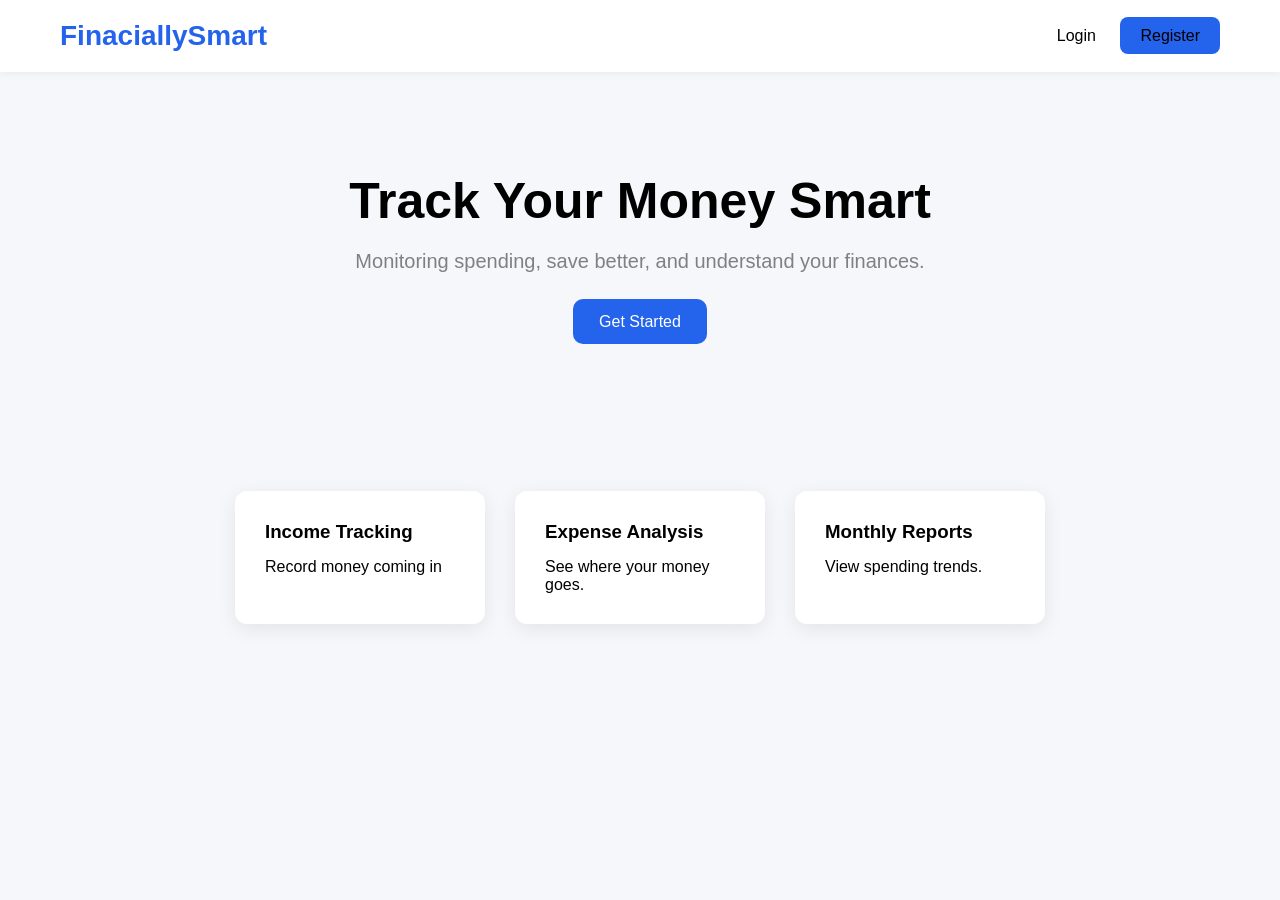
<file: index.html>
<!DOCTYPE html>
<html>

<head>

<meta charset="UTF-8">
<meta
name="viewport"
content="width=device-width, initial-scale=1.0">

<title>FinaciallySmart</title>
<link rel="stylesheet" href="css/style.css">

</head>

<body>

    <nav class="navbar">

        <h1 class="logo">FinaciallySmart</h1>

        <div>

            <a href="pages/login.html">Login</a>
            <a class="btn" href="pages/register.html">Register</a>

        </div>

    </nav>

    <section class="hero">

        <h2>Track Your Money Smart</h2>

        <p>
            Monitoring spending, save better, and understand your finances.
        </p>

        <a class="start-btn" href="pages/register.html">Get Started</a>

    </section>

    <section class="features">

        <div class="card">

            <h3>Income Tracking</h3>

            <p>Record money coming in</p>

        </div>

        <div class="card">

            <h3>Expense Analysis</h3>

            <p>See where your money goes.</p>

        </div>

        <div class="card">

            <h3>Monthly Reports</h3>

            <p>View spending trends.</p>

        </div>
    </section>

    <script src="js/app.js"></script>

</body>
</html>
</file>
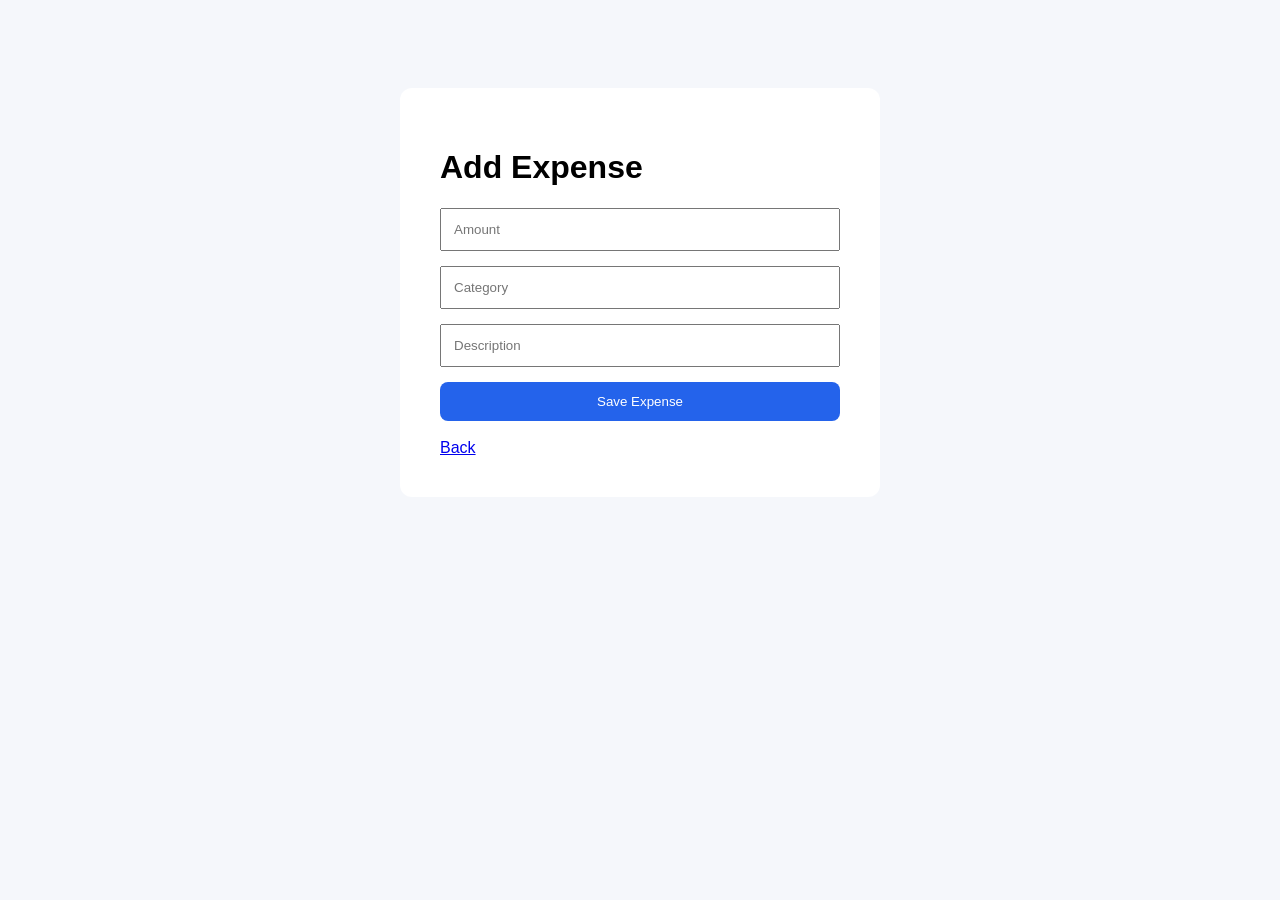
<file: pages/add-expenses.html>
<!DOCTYPE html>
<html>

<head>

    <title>Add Expense</title>
    <link rel="stylesheet" href="../css/forms.css">
</head>

<body>

    <div class="container">

        <h1>Add Expense</h1>

        <form id="expenseForm">

            <input id="amount" type="number" placeholder="Amount" required>
            <input id="category" type="text" placeholder="Category" required>
            <input id="description" type="text" placeholder="Description" required>
            <button>Save Expense</button>

        </form>

        <br>

        <a href="dashboard.html">Back</a>

    </div>

    <script src="../js/expenses.js"></script>
    
</body>
</html>
</file>
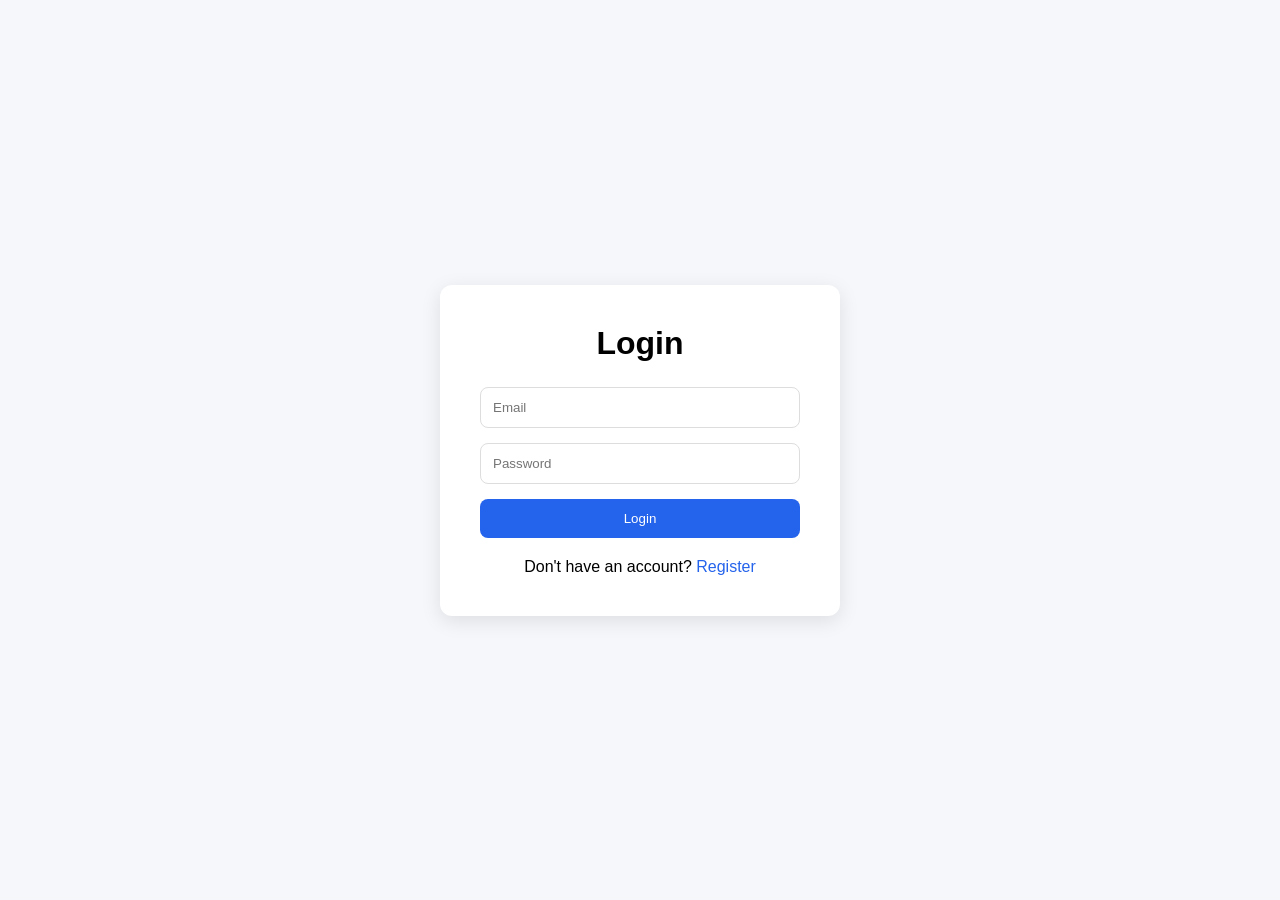
<file: pages/dashboard.html>
<!DOCTYPE html>
<html>
<head>

    <meta charset="UTF-8">
    <meta name="viewport" content="width=device-width, initial-scale=1.0">

    <title>Dashboard</title>
    <link rel="stylesheet" href="../css/dashboard.css">

</head>

<body>
    
    <h1>Dashboard</h1>

    <p id="userName"></p>

    <div class="summary">

        <h2>Total Spent: <span id="total">R0</span></h2>
        
    </div>

    <a href="add-expenses.html">
        <button>Add Expense</button>
    </a>

    <h2>Expenses</h2>

    <div id="expenseList"></div>

    <br>

    <button id="logout">Logout</button>

    <script src="../js/dashboard.js"></script>
    
</body>
</html>
</file>
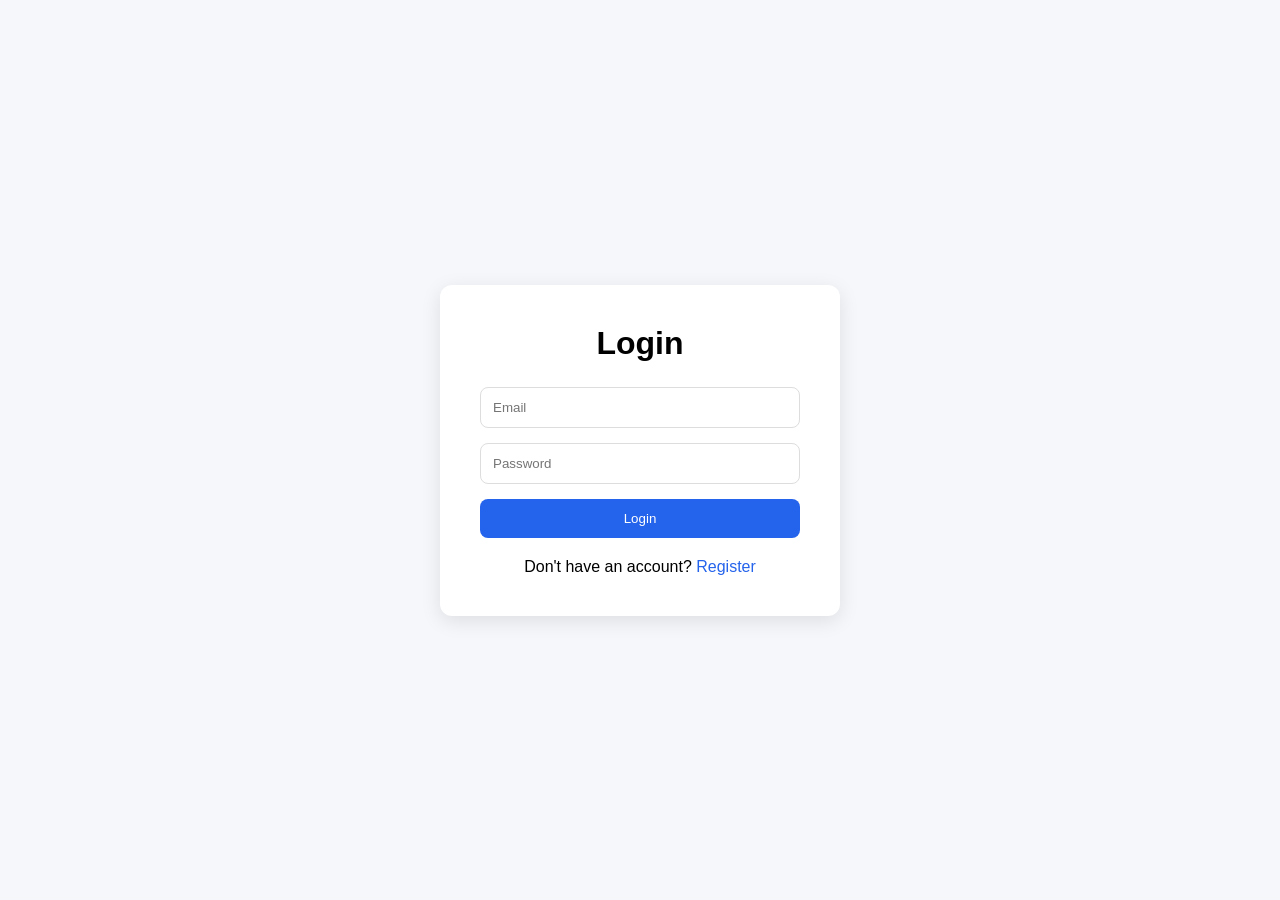
<file: pages/login.html>
<!DOCTYPE html>
<html>

<head>

    <meta charset="UTF-8">
    <meta name="viewport" content="width=device-width, initial-scale=1.0">

    <title>Login</title>

    <link rel="stylesheet" href="../css/auth.css">

</head>

<body>

    <div class="auth-container">

        <h1>Login</h1>

        <form id="loginForm">

            <input id="loginEmail" type="email" placeholder="Email" required>
            <input id="loginPassword" type="password" placeholder="Password" required>
            <button type="submit" href="login.html">Login</button>

        </form>

        <p>Don't have an account?
            <a href="register.html">Register</a>
        </p>

    </div>

    <script src="../js/auth.js"></script>

</body>
</html>
</file>
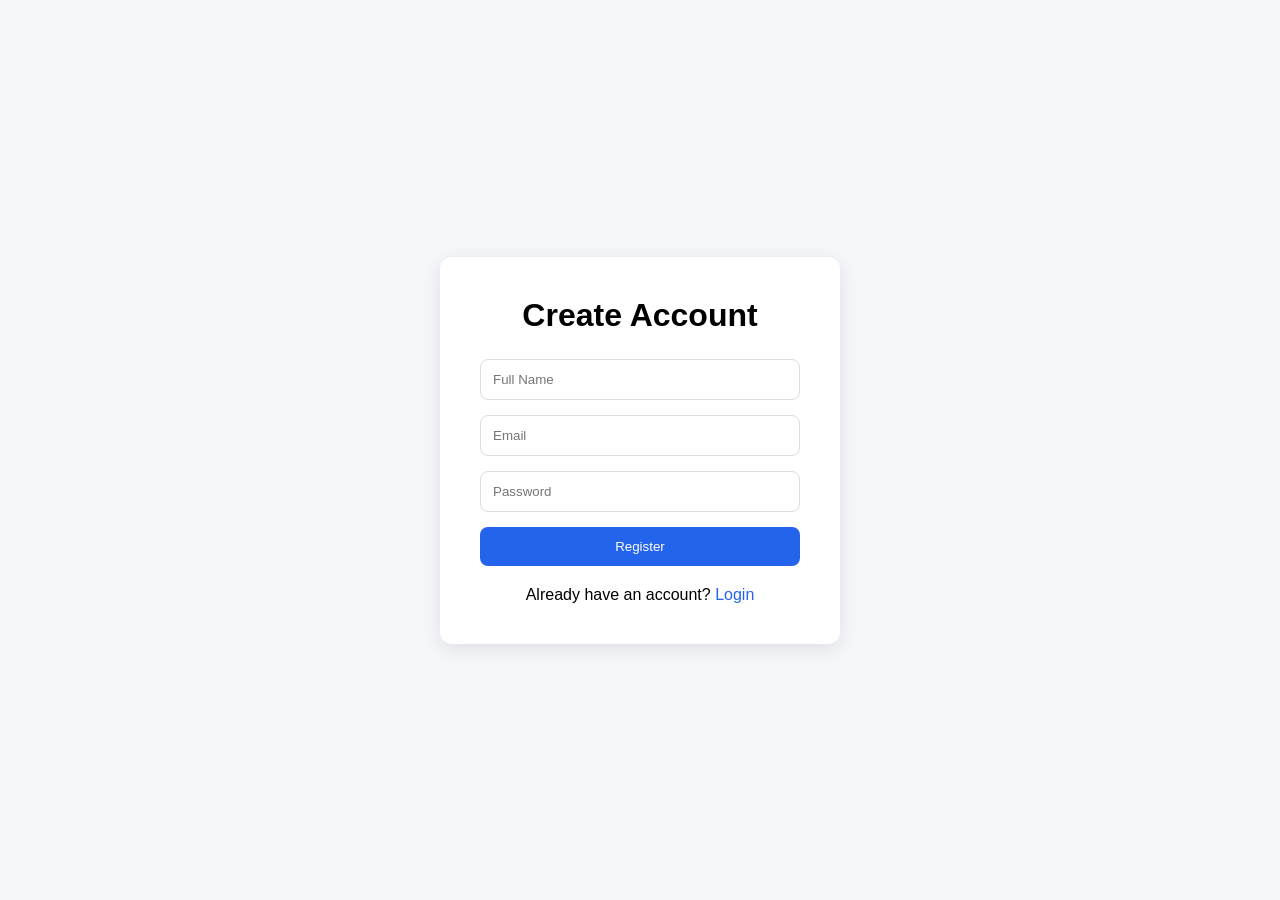
<file: pages/register.html>
<!DOCTYPE html>
<html>

<head>

    <meta charset="UTF-8">
    <meta name="viewport" content="width=device-width", initial-scale="1.0">

    <title>Register</title>

    <link rel="stylesheet" href="../css/auth.css">

</head>

<body>

    <div class="auth-container">

        <h1>Create Account</h1>

        <form id="registerForm">

            <input id="name" type="text" placeholder="Full Name" required>
            <input id="email" type="email" placeholder="Email" required>
            <input id="password" type="password" placeholder="Password" required>
            <button type="submit">Register</button>

        </form>

        <p>Already have an account?
            <a href="login.html">Login</a>
        </p>

    </div>

    <script src="../js/auth.js"></script>
</body>
</html>
</file>
<file: css/style.css>
*{
    margin:0;
    padding:0;
    box-sizing:border-box;
}

body{
    font-family: Arial;
    background: #f5f7fb;
}

.navbar{
    display:flex;
    justify-content: space-between;
    align-items: center;
    padding:20px 60px;
    background: white;
    box-shadow: 0 2px 8px rgba(0, 0, 0, 0.05);
}

.logo{
    font-size: 28px;
    color:#2463eb;
}

.navbar a{
    text-decoration: none;
    margin-left: 20px;
    color:black;
}

.btn{
    background: #2463eb;
    color: white;
    padding: 10px 20px;
    border-radius: 8px;
}

.hero{
    text-align: center;
    padding: 100px 20px;
}

.hero h2{
    font-size: 50px;
    margin-bottom: 20px;
}

.hero p{
    font-size: 20px;
    color: gray;
    margin-bottom: 40px;
}

.start-btn{
    background: #2463eb;
    color: white;
    padding: 14px 26px;
    border-radius: 10px;
    text-decoration: none;
}

.features{
    display: flex;
    justify-content: center;
    gap: 30px;
    padding: 60px;
    flex-wrap: wrap;
}

.card{
    background: white;
    width: 250px;
    padding: 30px;
    border-radius: 12px;
    box-shadow: 0 5px 20px rgb(0,0,0,0.08);
}

.card h3{
    margin-bottom: 15px;
}
</file>
<file: css/forms.css>
body{
    background: #f5f7fb;
    font-family: Arial;
    display: flex;
    justify-content: center;
    padding-top: 80px;
}

.container{
    background: white;
    padding: 40px;
    border-radius: 12px;
    width: 400px;
}

form{
    display: flex;
    flex-direction: column;
    gap: 15px;
}

input{
    padding: 12px;
}

button{
    padding: 12px;
    background: #2463eb;
    color: white;
    border: none;
    border-radius: 8px;
}
</file>
<file: css/dashboard.css>
body{
    text-align: center;
    padding: 50px;
    font-family: Arial;
    background: #f5f7fb;
}

.summary{
    background: white;
    padding: 20px;
    margin: 30px 0;
    border-radius: 12px;
    width: 300px;
}

h1{
    margin-bottom: 20px;
}

button{
    padding: 10px 20px;
    background: #2463eb;
    color: white;
    border: none;
    border-radius: 8px;
    cursor: pointer;
}

#expenseList{
    margin-top: 30px;
    display: flex;
    flex-direction: column;
    gap: 15px;
}

.expense{
    background: white;
    padding: 20px;
    border-radius: 12px;
    display: flex;
    justify-content: space-between;
    align-items: center;
}

.delete{
    background: #e63946;
}
</file>
<file: css/auth.css>
*{
    margin:0;
    padding:0;
    box-sizing: border-box;
}

body{
    display: flex;
    justify-content: center;
    align-items: center;
    min-height: 100vh;
    background: #f5f7fb;
    font-family: Arial;
}

.auth-container{
    background: white;
    width: 400px;
    padding: 40px;
    border-radius: 12px;
    box-shadow: 0 5px 20px rgba(0,0,0,0.1);
}

.auth-container h1{
    text-align: center;
    margin-bottom: 25px;
}

form{
    display: flex;
    flex-direction: column;
    gap: 15px
}

input{
    padding: 12px;
    border: 1px solid #ddd;
    border-radius: 8px;
}

button{
    padding: 12px;
    border: none;
    background: #2463eb;
    color: white;
    border-radius: 8px;
    cursor: pointer;
}

button:hover{
    opacity: 0.9;
}

p{
    text-align: center;
    margin-top: 20px;
}

a{
    text-decoration: none;
    color: #2463eb;
}
</file>
